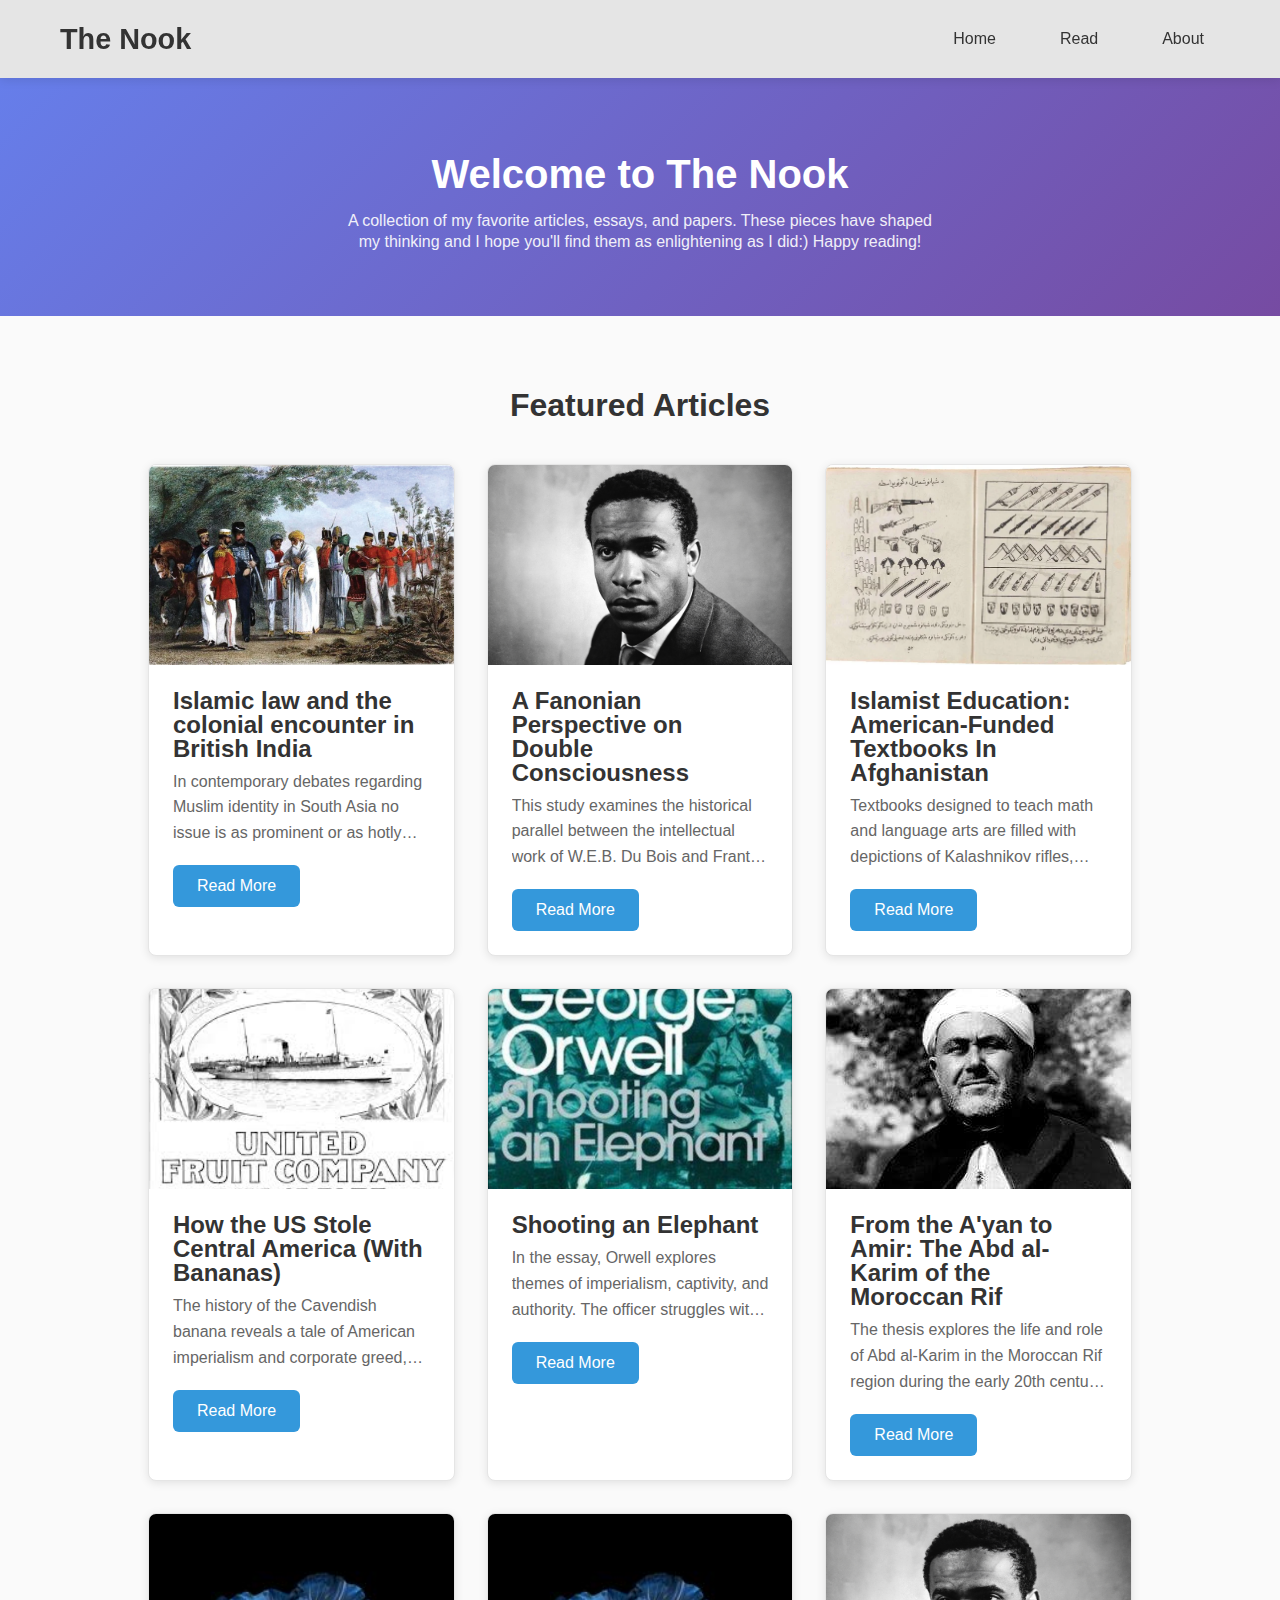
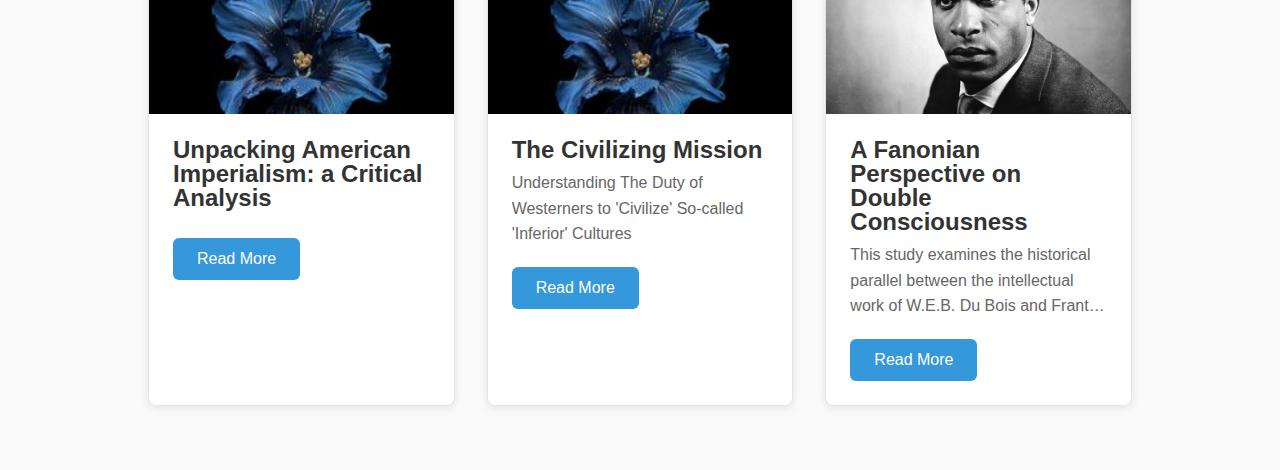
<file: index.html>
<!DOCTYPE html>
<html lang="en">
<head>
    <!-- Basic meta tags for character encoding and responsive design -->
    <meta charset="UTF-8">
    <meta name="viewport" content="width=device-width, initial-scale=1.0">
    <title>The Nook</title>
    <!-- Link to external CSS file -->
    <link rel="stylesheet" href="styles.css">
    <!-- Link to external JavaScript file -->
    <script src="script.js" defer></script>
</head>
<body>

    <!-- ========================================
         HEADER & NAVIGATION SECTION
         ======================================== -->
    <header>
        <nav>
            <!-- Site logo/title -->
            <h1>The Nook</h1>
            <!-- Navigation menu -->
            <ul>
                <li><a href="#Home">Home</a></li>
                <li><a href="#Read">Read</a></li>
                <li><a href="#About">About</a></li>
            </ul>
        </nav>
    </header>
    <!-- ========================================
         MAIN CONTENT AREA
         ======================================== -->
    <main class="main">

        <!-- ========================================
             HERO/WELCOME SECTION
             ======================================== -->
        <section class="hero" id="Home">
            <div class="container">
                <h2 class="hero-title">Welcome to The Nook</h2>
                <p class="hero-description">A collection of my favorite articles, essays, and papers. 
                These pieces have shaped my thinking and I hope you'll find them as 
                enlightening as I did:) Happy reading!</p>
            </div>
        </section>
        
        <!-- ========================================
             ARTICLES SECTION
             ======================================== -->
        <section class="articles" id="Read">
        

            <div class="container">
                <!-- Section title -->
                <h2 class="section-title">Featured Articles</h2>
                
                <!-- Grid container for article cards -->
                <div class="articles-grid">
                    
                    <!-- ========================================
                         ARTICLE CARD 1
                         ======================================== -->
                    <article class="article-card">
                        <!-- Article image -->
                        <div class="article-image">
                            <img src="images/cover.jpg" alt="Islamic law and the colonial encounter in British India">
                        </div>
                        <!-- Article content -->
                        <div class="article-content">
                            <h3 class="article-title">Islamic law and the colonial encounter in British India</h3>
                            <p class="article-description">In contemporary debates regarding Muslim identity in South Asia no issue is as prominent or as hotly contested as the character and social role of Islamic law. Though the controversies are directly relevant to present day concerns the questions themselves are neither new nor innocent of colonial influence. The existing corpus of Islamic law in the subcontinent owes a great deal to the legacy of colonial jurists who systematised and gave shape to Anglo-Muhammadan law over many decades. In this essay the history of Anglo-Muhammadan scholarship is considered in light of the colonial need for precise and reliable information about indigenous laws. In their preference for textual sources the courts were inclined to endorse highly orthodox forms of Islamic law which were applied more widely and rigorously than in the pre-colonial period ultimately contributing to a new politics of Muslim identity in the twentieth century.</p>
                            <!-- Button triggers modal popup -->
                            <button class="article-link" onclick="openModal('article1')">Read More</button>
                        </div>
                    </article>

                    <!-- ========================================
                         ARTICLE CARD 2
                         ======================================== -->
                    <article class="article-card">
                        <!-- Article image -->
                        <div class="article-image">
                            <img src="images/cover1.jpg" alt="A Fanonian Perspective on Double Consciousness">
                        </div>
                        <!-- Article content -->
                        <div class="article-content">
                            <h3 class="article-title">A Fanonian Perspective on Double Consciousness</h3>
                            <p class="article-description">This study examines the historical parallel between the intellectual work of W.E.B. Du Bois and Frantz Fanon. In 1903, Du Bois coined a term called "double consciousness" to explain the thought process of being both a Negro (i.e., Black) and an American (i.e., non-Black) in the United States. Fifty years later, Fanon wrote a detailed analysis of a similar theme in a book called "Black Skin, White Masks". From two different eras, these two scholars/activists provided valuable information on the mental conflict associated with having a dual identity. To provide the basis for finding solutions to the many social crises experienced within the Black community, a Fanonian perspective on double consciousness will be discussed. In conclusion, a recommendation will be put forth to focus on a single-minded consciousness to rescue, to reconstruct, and to revitalize the minds of those who have been miseducated.</p>
                            <!-- Button triggers modal popup -->
                            <button class="article-link" onclick="openModal('article2')">Read More</button>
                        </div>
                    </article>

                    <!-- ========================================
                         ARTICLE CARD 3
                         ======================================== -->
                    <article class="article-card">
                        <!-- Article image -->
                        <div class="article-image">
                            <img src="images/cover2.webp" alt="Islamist Education: American-Funded Textbooks In Afghanistan">
                        </div>
                        <!-- Article content -->
                        <div class="article-content">
                            <h3 class="article-title">Islamist Education: American-Funded Textbooks In Afghanistan</h3>
                            <p class="article-description">Textbooks designed to teach math and language arts are filled with depictions of Kalashnikov rifles, grenades, and military ammunition.2 However, the great irony is that these textbooks were produced, funded, and distributed by the US government using taxpayer dollars. The Taliban regime which President Bush deplored as an enemy which “aids terrorists” and “barbaric criminals who profane a great religion by commiting murder in its name” is using and reprinting American-funded materials to propagate its radical ideology among the Afghan youth.3 Why would the United States fund textbooks that promote a dangerous message antithetical to American values?</p>
                            <!-- Button triggers modal popup -->
                            <button class="article-link" onclick="openModal('article3')">Read More</button>
                        </div>
                    </article>

                     <!-- ========================================
                         ARTICLE CARD 4
                         ======================================== -->
                    <article class="article-card">
                        <!-- Article image -->
                        <div class="article-image">
                            <img src="images/cover3.jpg" alt="How the US Stole Central America (With Bananas)">
                        </div>
                        <!-- Article content -->
                        <div class="article-content">
                            <h3 class="article-title">How the US Stole Central America (With Bananas)</h3>
                            <p class="article-description">The history of the Cavendish banana reveals a tale of American imperialism and corporate greed, where companies like United Fruit exploited Central America for profit. Their control over supply chains led to political upheaval and human rights abuses, culminating in the current threat of extinction due to disease, mirroring past exploitative practices.</p>
                            <!-- Button triggers modal popup -->
                            <button class="article-link" onclick="openModal('article4')">Read More</button>
                        </div>
                    </article>

                     <!-- ========================================
                         ARTICLE CARD 5
                         ======================================== -->
                    <article class="article-card">
                        <!-- Article image -->
                        <div class="article-image">
                            <img src="images/cover6.jpg" alt="Shooting an Elephant">
                        </div>
                        <!-- Article content -->
                        <div class="article-content">
                            <h3 class="article-title">Shooting an Elephant</h3>
                            <p class="article-description">In the essay, Orwell explores themes of imperialism, captivity, and authority. The officer struggles with the choice to kill the elephant. His moral compass tells him to observe and report, but he must maintain an atmosphere of authority, holding the rifle among the crowd of Burmese natives.</p>
                            <!-- Button triggers modal popup -->
                            <button class="article-link" onclick="openModal('article5')">Read More</button>
                        </div>
                    </article>

                     <!-- ========================================
                         ARTICLE CARD 6
                         ======================================== -->
                    <article class="article-card">
                        <!-- Article image -->
                        <div class="article-image">
                            <img src="images/cover4.jpg" alt="From the A'yan to Amir: The Abd al-Karim of the Moroccan Rif">
                        </div>
                        <!-- Article content -->
                        <div class="article-content">
                            <h3 class="article-title">From the A'yan to Amir: The Abd al-Karim of the Moroccan Rif</h3>
                            <p class="article-description">The thesis explores the life and role of Abd al-Karim in the Moroccan Rif region during the early 20th century. It likely examines the transition from the influence of local notables (the A'yan) to the leadership of Abd al-Karim (Amir), focusing on the period from 1900 to 1921.</p>
                            <!-- Button triggers modal popup -->
                            <button class="article-link" onclick="openModal('article6')">Read More</button>
                        </div>
                    </article>

                     <!-- ========================================
                         ARTICLE CARD 7
                         ======================================== -->
                    <article class="article-card">
                        <!-- Article image -->
                        <div class="article-image">
                            <img src="images/defaultcover.jpg" alt="Unpacking American Imperialism: a Critical Analysis">
                        </div>
                        <!-- Article content -->
                        <div class="article-content">
                            <h3 class="article-title">Unpacking American Imperialism: a Critical Analysis</h3>
                            <p class="article-description"></p>
                            <!-- Button triggers modal popup -->
                            <button class="article-link" onclick="openModal('article7')">Read More</button>
                        </div>
                    </article>

                     <!-- ========================================
                         ARTICLE CARD 8
                         ======================================== -->
                    <article class="article-card">
                        <!-- Article image -->
                        <div class="article-image">
                            <img src="images/defaultcover.jpg" alt="The Civilizing Mission">
                        </div>
                        <!-- Article content -->
                        <div class="article-content">
                            <h3 class="article-title">The Civilizing Mission</h3>
                            <p class="article-description">Understanding The Duty of Westerners to 'Civilize' So-called 'Inferior' Cultures</p>
                            <!-- Button triggers modal popup -->
                            <button class="article-link" onclick="openModal('article8')">Read More</button>
                        </div>
                    </article>

                     <!-- ========================================
                         ARTICLE CARD 9
                         ======================================== -->
                    <article class="article-card">
                        <!-- Article image -->
                        <div class="article-image">
                            <img src="images/cover1.jpg" alt="A Fanonian Perspective on Double Consciousness">
                        </div>
                        <!-- Article content -->
                        <div class="article-content">
                            <h3 class="article-title">A Fanonian Perspective on Double Consciousness</h3>
                            <p class="article-description">This study examines the historical parallel between the intellectual work of W.E.B. Du Bois and Frantz Fanon. In 1903, Du Bois coined a term called "double consciousness" to explain the thought process of being both a Negro (i.e., Black) and an American (i.e., non-Black) in the United States. Fifty years later, Fanon wrote a detailed analysis of a similar theme in a book called "Black Skin, White Masks". From two different eras, these two scholars/activists provided valuable information on the mental conflict associated with having a dual identity. To provide the basis for finding solutions to the many social crises experienced within the Black community, a Fanonian perspective on double consciousness will be discussed. In conclusion, a recommendation will be put forth to focus on a single-minded consciousness to rescue, to reconstruct, and to revitalize the minds of those who have been miseducated.</p>
                            <!-- Button triggers modal popup -->
                            <button class="article-link" onclick="openModal('article9')">Read More</button>
                        </div>
                    </article>
                </div> <!-- End articles-grid -->
            </div> <!-- End container -->
        </section> <!-- End articles section -->

    </main> <!-- End main content -->
    
    <!-- ========================================
         MODAL POPUP FOR ARTICLE DETAILS
         ======================================== -->
     <div id="articleModal" class="modal">
        <div class="modal-content">
            <!-- Modal header with title and close button -->
            <div class="modal-header">
                <h2 id="modalTitle">Article Title</h2>
                <span class="close" onclick="closeModal()">&times;</span>
            </div>
            <!-- Modal body with article details -->
            <div class="modal-body">
                <!-- Article type badge -->
                <div class="modal-type">
                    <span id="modalType" class="type-badge">Essay</span>
                </div>
                <!-- Article description -->
                <p id="modalDescription">This is a brief description of the article. It provides an overview of the content and its significance.</p>
                <!-- Footer with source link -->
                <div class="modal-footer">
                    <a id="modalSourceLink" href="#" target="_blank" class="source-button">Read Full Article</a>
                </div>
            </div> <!-- End modal-body -->
        </div> <!-- End modal-content -->
    </div> <!-- End modal -->
</body>
</html>
</file>
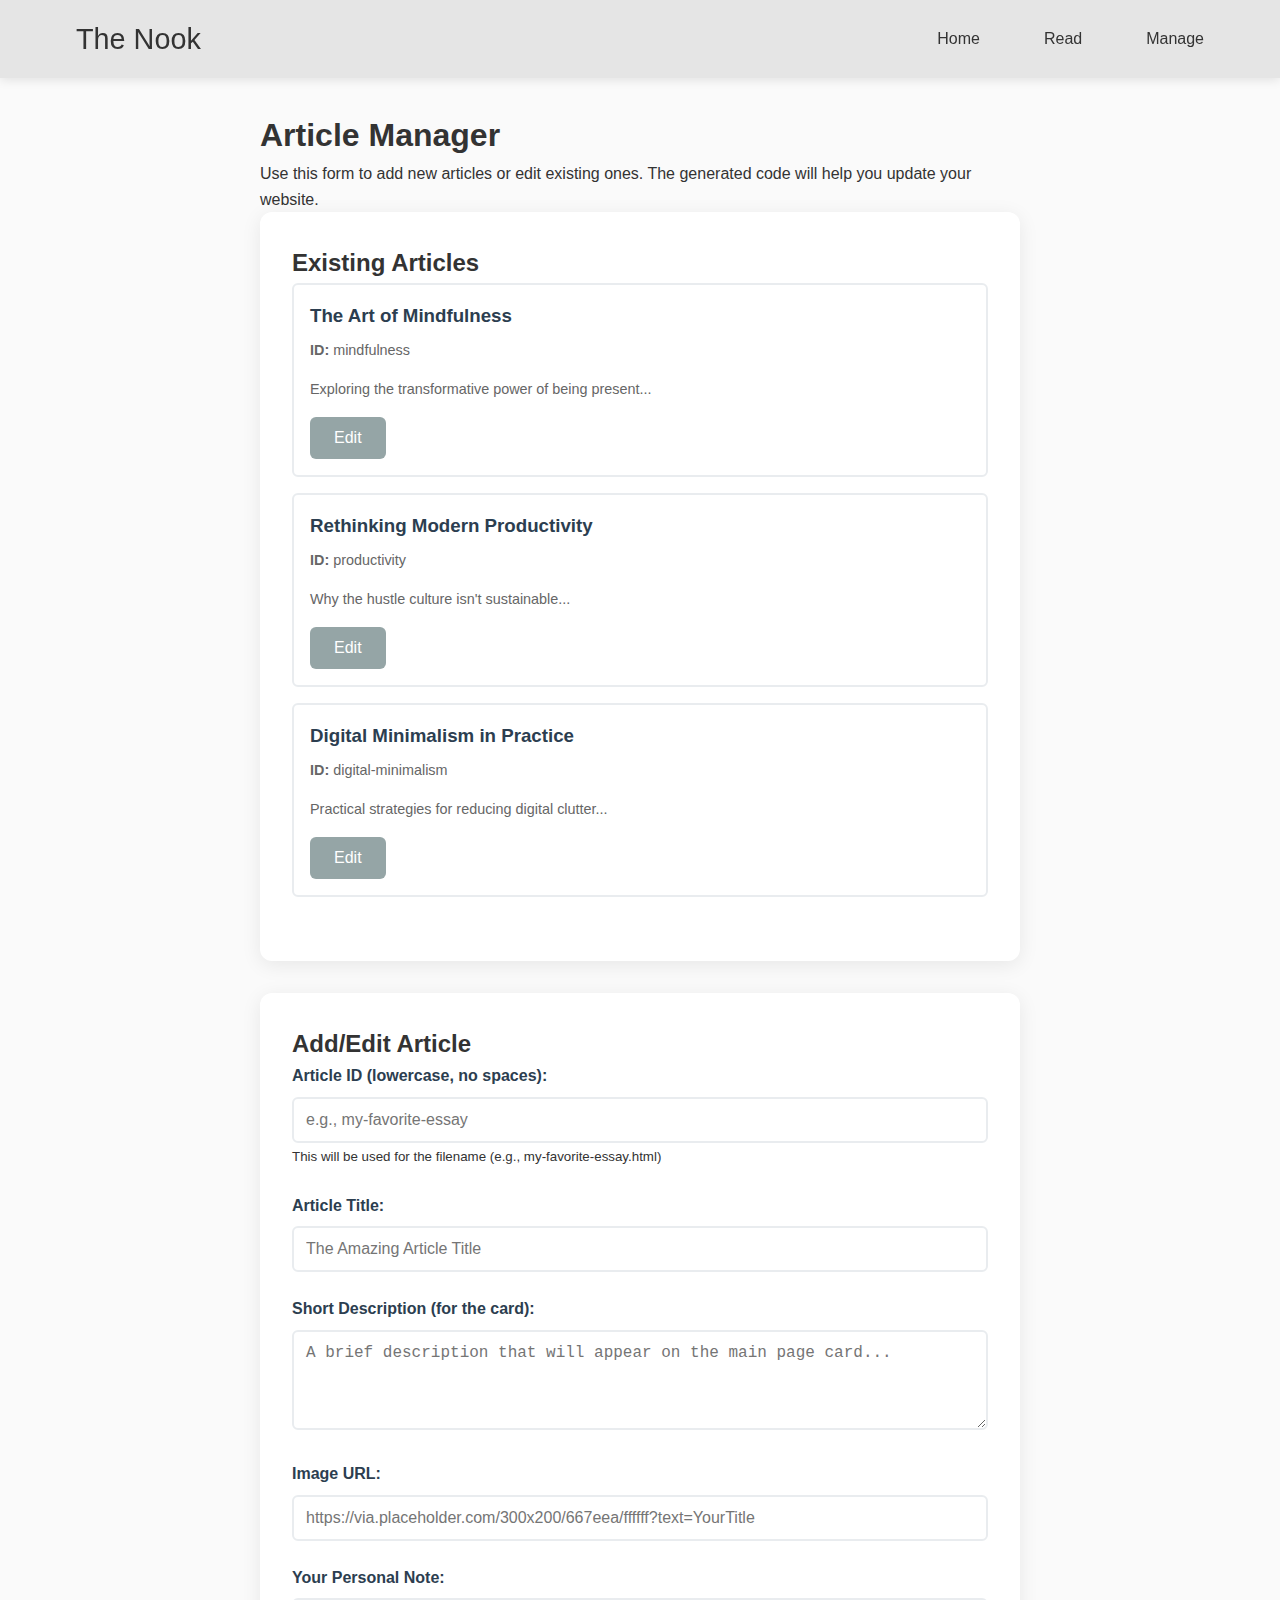
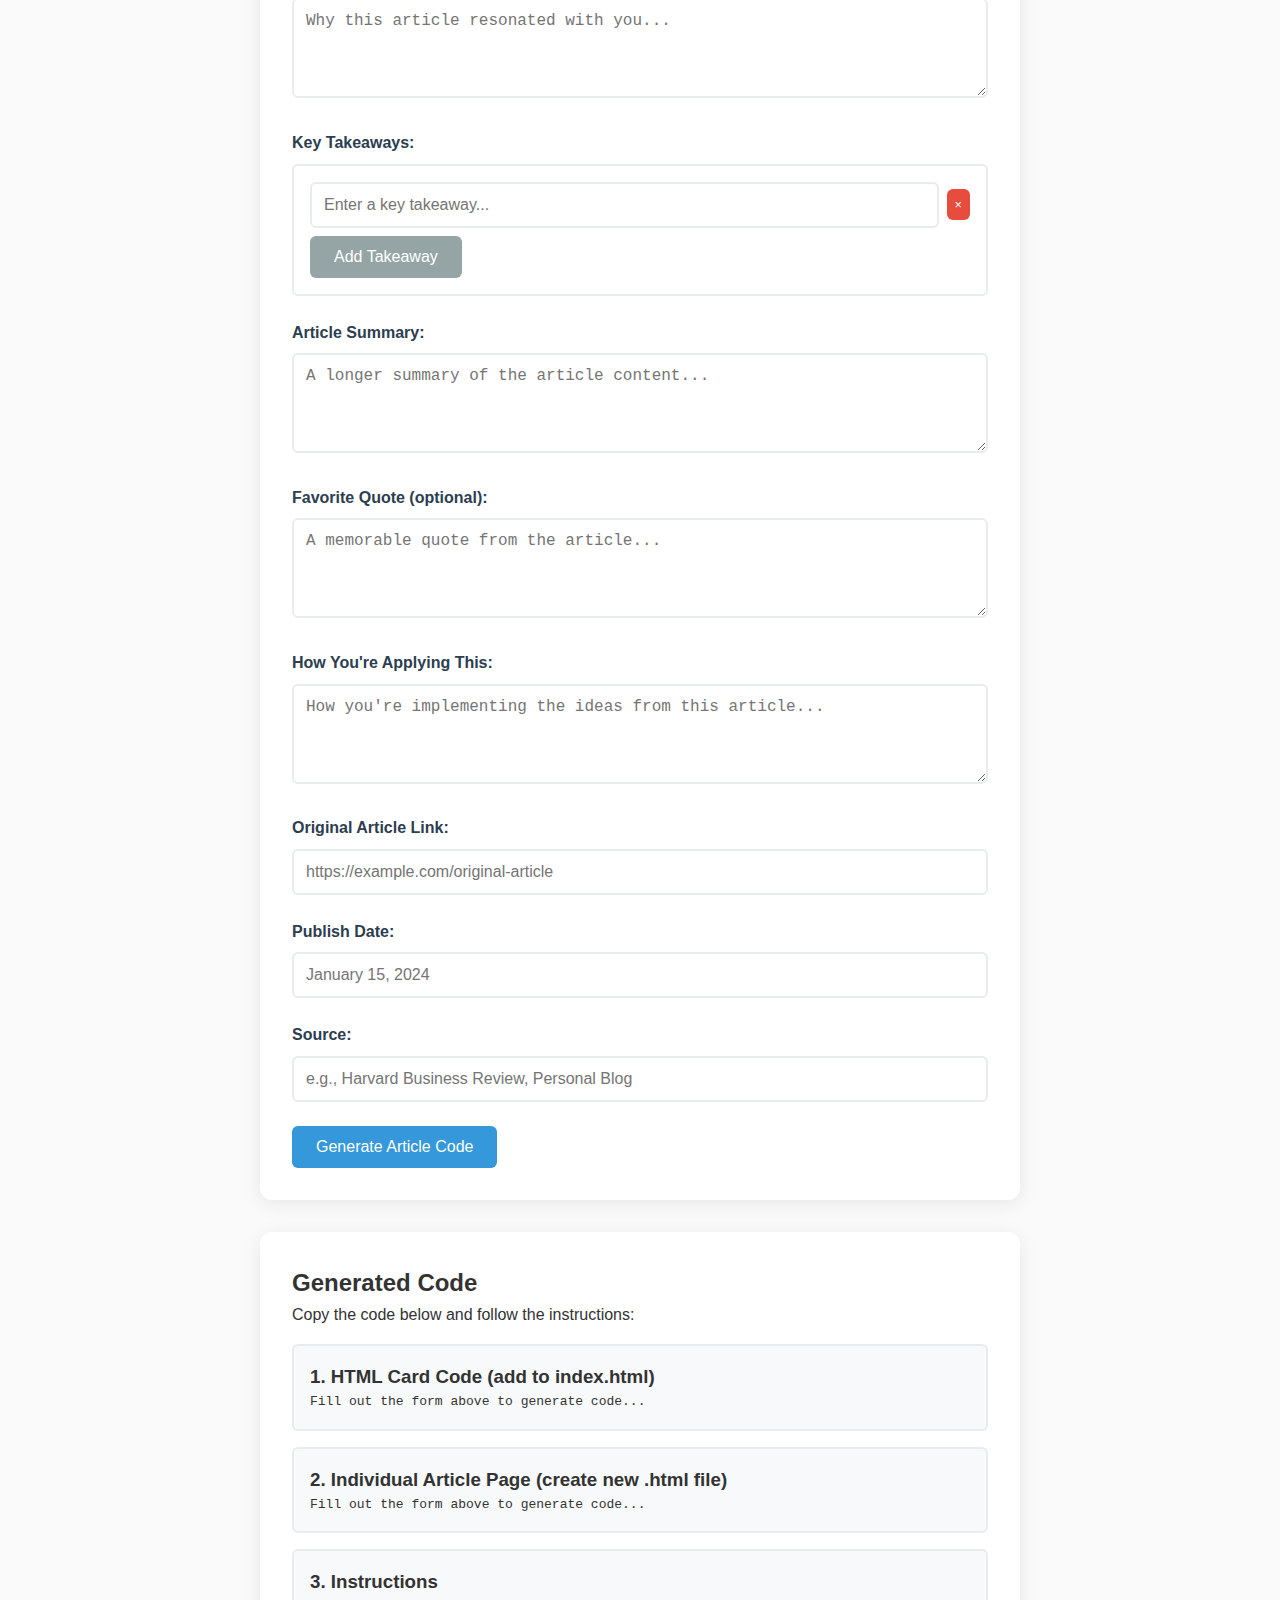
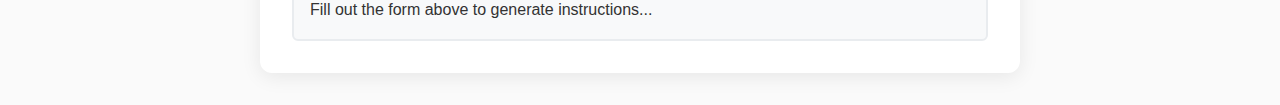
<file: manage-articles.html>
<!DOCTYPE html>
<html lang="en">
<head>
    <meta charset="UTF-8">
    <meta name="viewport" content="width=device-width, initial-scale=1.0">
    <title>Article Manager - The Nook</title>
    <link rel="stylesheet" href="styles.css">
    <style>
        .manager-container {
            max-width: 800px;
            margin: 2rem auto;
            padding: 0 20px;
        }
        
        .form-section {
            background: white;
            padding: 2rem;
            border-radius: 12px;
            box-shadow: 0 4px 20px rgba(0, 0, 0, 0.08);
            margin-bottom: 2rem;
        }
        
        .form-group {
            margin-bottom: 1.5rem;
        }
        
        .form-group label {
            display: block;
            margin-bottom: 0.5rem;
            font-weight: 600;
            color: #2c3e50;
        }
        
        .form-group input, .form-group textarea {
            width: 100%;
            padding: 0.75rem;
            border: 2px solid #e9ecef;
            border-radius: 6px;
            font-size: 1rem;
            transition: border-color 0.3s ease;
        }
        
        .form-group input:focus, .form-group textarea:focus {
            outline: none;
            border-color: #3498db;
        }
        
        .form-group textarea {
            min-height: 100px;
            resize: vertical;
        }
        
        .takeaways-container {
            border: 2px solid #e9ecef;
            border-radius: 6px;
            padding: 1rem;
        }
        
        .takeaway-item {
            display: flex;
            gap: 0.5rem;
            margin-bottom: 0.5rem;
            align-items: center;
        }
        
        .takeaway-item input {
            flex: 1;
            margin-bottom: 0;
        }
        
        .btn {
            background: #3498db;
            color: white;
            border: none;
            padding: 0.75rem 1.5rem;
            border-radius: 6px;
            cursor: pointer;
            font-size: 1rem;
            transition: background-color 0.3s ease;
        }
        
        .btn:hover {
            background: #2980b9;
        }
        
        .btn-secondary {
            background: #95a5a6;
        }
        
        .btn-secondary:hover {
            background: #7f8c8d;
        }
        
        .btn-danger {
            background: #e74c3c;
            padding: 0.5rem;
            font-size: 0.8rem;
        }
        
        .btn-danger:hover {
            background: #c0392b;
        }
        
        .output-section {
            background: #f8f9fa;
            border: 2px solid #e9ecef;
            border-radius: 6px;
            padding: 1rem;
            margin-top: 1rem;
        }
        
        .output-section pre {
            white-space: pre-wrap;
            word-wrap: break-word;
            max-height: 300px;
            overflow-y: auto;
        }
        
        .existing-articles {
            display: grid;
            gap: 1rem;
            margin-bottom: 2rem;
        }
        
        .article-preview {
            border: 2px solid #e9ecef;
            border-radius: 6px;
            padding: 1rem;
            background: white;
        }
        
        .article-preview h3 {
            margin: 0 0 0.5rem 0;
            color: #2c3e50;
        }
        
        .article-preview p {
            margin: 0 0 1rem 0;
            color: #666;
            font-size: 0.9rem;
        }
    </style>
</head>
<body>
    <header>
        <nav>
            <h1><a href="index.html" style="text-decoration: none; color: inherit;">The Nook</a></h1>
            <ul>
                <li><a href="index.html#Home">Home</a></li>
                <li><a href="index.html#Read">Read</a></li>
                <li><a href="#manage">Manage</a></li>
            </ul>
        </nav>
    </header>

    <div class="manager-container">
        <h1>Article Manager</h1>
        <p>Use this form to add new articles or edit existing ones. The generated code will help you update your website.</p>
        
        <!-- Existing Articles Display -->
        <div class="form-section">
            <h2>Existing Articles</h2>
            <div class="existing-articles" id="existingArticles">
                <!-- Articles will be loaded here -->
            </div>
        </div>

        <!-- Article Form -->
        <div class="form-section">
            <h2>Add/Edit Article</h2>
            <form id="articleForm">
                <div class="form-group">
                    <label for="articleId">Article ID (lowercase, no spaces):</label>
                    <input type="text" id="articleId" placeholder="e.g., my-favorite-essay" required>
                    <small>This will be used for the filename (e.g., my-favorite-essay.html)</small>
                </div>

                <div class="form-group">
                    <label for="title">Article Title:</label>
                    <input type="text" id="title" placeholder="The Amazing Article Title" required>
                </div>

                <div class="form-group">
                    <label for="description">Short Description (for the card):</label>
                    <textarea id="description" placeholder="A brief description that will appear on the main page card..."></textarea>
                </div>

                <div class="form-group">
                    <label for="imageUrl">Image URL:</label>
                    <input type="url" id="imageUrl" placeholder="https://via.placeholder.com/300x200/667eea/ffffff?text=YourTitle">
                </div>

                <div class="form-group">
                    <label for="personalNote">Your Personal Note:</label>
                    <textarea id="personalNote" placeholder="Why this article resonated with you..."></textarea>
                </div>

                <div class="form-group">
                    <label>Key Takeaways:</label>
                    <div class="takeaways-container">
                        <div id="takeawaysList">
                            <div class="takeaway-item">
                                <input type="text" placeholder="Enter a key takeaway...">
                                <button type="button" class="btn btn-danger" onclick="removeTakeaway(this)">×</button>
                            </div>
                        </div>
                        <button type="button" class="btn btn-secondary" onclick="addTakeaway()">Add Takeaway</button>
                    </div>
                </div>

                <div class="form-group">
                    <label for="summary">Article Summary:</label>
                    <textarea id="summary" placeholder="A longer summary of the article content..."></textarea>
                </div>

                <div class="form-group">
                    <label for="favoriteQuote">Favorite Quote (optional):</label>
                    <textarea id="favoriteQuote" placeholder="A memorable quote from the article..."></textarea>
                </div>

                <div class="form-group">
                    <label for="application">How You're Applying This:</label>
                    <textarea id="application" placeholder="How you're implementing the ideas from this article..."></textarea>
                </div>

                <div class="form-group">
                    <label for="originalLink">Original Article Link:</label>
                    <input type="url" id="originalLink" placeholder="https://example.com/original-article">
                </div>

                <div class="form-group">
                    <label for="publishDate">Publish Date:</label>
                    <input type="text" id="publishDate" placeholder="January 15, 2024">
                </div>

                <div class="form-group">
                    <label for="source">Source:</label>
                    <input type="text" id="source" placeholder="e.g., Harvard Business Review, Personal Blog">
                </div>

                <button type="submit" class="btn">Generate Article Code</button>
            </form>
        </div>

        <!-- Output Section -->
        <div class="form-section">
            <h2>Generated Code</h2>
            <p>Copy the code below and follow the instructions:</p>
            
            <div class="output-section">
                <h3>1. HTML Card Code (add to index.html)</h3>
                <pre id="cardOutput">Fill out the form above to generate code...</pre>
            </div>

            <div class="output-section">
                <h3>2. Individual Article Page (create new .html file)</h3>
                <pre id="pageOutput">Fill out the form above to generate code...</pre>
            </div>

            <div class="output-section">
                <h3>3. Instructions</h3>
                <div id="instructions">Fill out the form above to generate instructions...</div>
            </div>
        </div>
    </div>

    <script>
        // Sample data for existing articles (you can update this)
        const existingArticles = [
            {
                id: "mindfulness",
                title: "The Art of Mindfulness",
                description: "Exploring the transformative power of being present..."
            },
            {
                id: "productivity",
                title: "Rethinking Modern Productivity", 
                description: "Why the hustle culture isn't sustainable..."
            },
            {
                id: "digital-minimalism",
                title: "Digital Minimalism in Practice",
                description: "Practical strategies for reducing digital clutter..."
            }
        ];

        // Display existing articles
        function displayExistingArticles() {
            const container = document.getElementById('existingArticles');
            container.innerHTML = existingArticles.map(article => `
                <div class="article-preview">
                    <h3>${article.title}</h3>
                    <p><strong>ID:</strong> ${article.id}</p>
                    <p>${article.description}</p>
                    <button class="btn btn-secondary" onclick="editArticle('${article.id}')">Edit</button>
                </div>
            `).join('');
        }

        // Add takeaway function
        function addTakeaway() {
            const container = document.getElementById('takeawaysList');
            const newTakeaway = document.createElement('div');
            newTakeaway.className = 'takeaway-item';
            newTakeaway.innerHTML = `
                <input type="text" placeholder="Enter a key takeaway...">
                <button type="button" class="btn btn-danger" onclick="removeTakeaway(this)">×</button>
            `;
            container.appendChild(newTakeaway);
        }

        // Remove takeaway function
        function removeTakeaway(button) {
            button.parentElement.remove();
        }

        // Form submission
        document.getElementById('articleForm').addEventListener('submit', function(e) {
            e.preventDefault();
            generateCode();
        });

        function generateCode() {
            const formData = {
                id: document.getElementById('articleId').value,
                title: document.getElementById('title').value,
                description: document.getElementById('description').value,
                imageUrl: document.getElementById('imageUrl').value,
                personalNote: document.getElementById('personalNote').value,
                summary: document.getElementById('summary').value,
                favoriteQuote: document.getElementById('favoriteQuote').value,
                application: document.getElementById('application').value,
                originalLink: document.getElementById('originalLink').value,
                publishDate: document.getElementById('publishDate').value,
                source: document.getElementById('source').value
            };

            // Get takeaways
            const takeawayInputs = document.querySelectorAll('#takeawaysList input');
            const takeaways = Array.from(takeawayInputs)
                .map(input => input.value.trim())
                .filter(value => value !== '');

            generateCardCode(formData);
            generatePageCode(formData, takeaways);
            generateInstructions(formData);
        }

        function generateCardCode(data) {
            const cardCode = `                    <article class="article-card">
                        <div class="article-image">
                            <img src="${data.imageUrl}" alt="${data.title}">
                        </div>
                        <div class="article-content">
                            <h3 class="article-title">${data.title}</h3>
                            <p class="article-description">${data.description}</p>
                            <a href="${data.id}.html" class="article-link">Read More</a>
                        </div>
                    </article>`;

            document.getElementById('cardOutput').textContent = cardCode;
        }

        function generatePageCode(data, takeaways) {
            const takeawaysList = takeaways.map(t => `                        <li>${t}</li>`).join('\n');
            const quoteSection = data.favoriteQuote ? `
                    <h2>Quotes That Stuck With Me</h2>
                    <blockquote>
                        "${data.favoriteQuote}"
                    </blockquote>` : '';

            const pageCode = `<!DOCTYPE html>
<html lang="en">
<head>
    <meta charset="UTF-8">
    <meta name="viewport" content="width=device-width, initial-scale=1.0">
    <title>${data.title} - The Nook</title>
    <link rel="stylesheet" href="styles.css">
</head>
<body>
    <header>
        <nav>
            <h1><a href="index.html" style="text-decoration: none; color: inherit;">The Nook</a></h1>
            <ul>
                <li><a href="index.html#Home">Home</a></li>
                <li><a href="index.html#Read">Read</a></li>
                <li><a href="index.html#About">About</a></li>
            </ul>
        </nav>
    </header>

    <main class="article-page">
        <div class="container">
            <article class="full-article">
                <header class="article-header">
                    <h1>${data.title}</h1>
                    <div class="article-meta">
                        <span class="article-date">Published: ${data.publishDate}</span>
                        <span class="article-source">Source: <a href="${data.originalLink}" target="_blank">${data.source}</a></span>
                    </div>
                </header>

                <div class="article-image-full">
                    <img src="${data.imageUrl}" alt="${data.title}">
                </div>

                <div class="article-body">
                    <h2>Why This Article Resonates</h2>
                    <div class="personal-note">
                        <p><strong>My Personal Take:</strong> ${data.personalNote}</p>
                    </div>

                    <h2>Key Takeaways</h2>
                    <ul>
${takeawaysList}
                    </ul>

                    <h2>Article Summary</h2>
                    <p>${data.summary}</p>${quoteSection}

                    <h2>How I'm Applying This</h2>
                    <div class="personal-note">
                        <p>${data.application}</p>
                    </div>
                </div>

                <div class="article-footer">
                    <a href="index.html#Read" class="back-link">← Back to Library</a>
                    <a href="${data.originalLink}" class="external-link" target="_blank">Read Original Article →</a>
                </div>
            </article>
        </div>
    </main>
</body>
</html>`;

            document.getElementById('pageOutput').textContent = pageCode;
        }

        function generateInstructions(data) {
            const instructions = `
<h3>How to add this article to your website:</h3>
<ol>
    <li><strong>Add the card to index.html:</strong> Copy the "HTML Card Code" above and paste it inside the &lt;div class="read-grid"&gt; section in your index.html file, after the existing articles.</li>
    <li><strong>Create the article page:</strong> Create a new file called "${data.id}.html" in the same folder as your index.html and paste the "Individual Article Page" code into it.</li>
    <li><strong>Save both files</strong> and refresh your website to see the new article!</li>
</ol>

<h3>Tips:</h3>
<ul>
    <li>Make sure the article ID is unique and doesn't contain spaces or special characters</li>
    <li>Use descriptive image URLs or upload images to an "images" folder</li>
    <li>Keep descriptions concise for the main page cards</li>
    <li>You can always come back and edit articles by creating new versions</li>
</ul>`;

            document.getElementById('instructions').innerHTML = instructions;
        }

        // Edit existing article (placeholder)
        function editArticle(id) {
            alert(`Editing ${id} - You would implement loading the article data into the form here`);
        }

        // Initialize
        displayExistingArticles();
    </script>
</body>
</html>
</file>
<file: styles.css>
/* ========================================
   RESET & BASE STYLES
   ======================================== */

* {
    margin: 0;
    padding: 0;
    box-sizing: border-box;
}

body {
    font-family: Arial, sans-serif;
    line-height: 1.6;
    background-color: #fafafa;
    color: #333;
}

/* ========================================
   CONTAINER & LAYOUT
   ======================================== */

.container {
    width: 80%;
    margin: 0 auto;
    padding: 0 20px;
}

/* ========================================
   HEADER & NAVIGATION
   ======================================== */

header {
    background: #e5e5e5;
    box-shadow: 0 2px 10px rgba(0, 0, 0, 0.1);
    position: sticky;
    top: 0;
    z-index: 100;
    padding: 1rem 0;
}

header h1{
    color: #333;
    font-size: 1.8rem;
    font-weight: 700;
}

/* Navigation flex layout */
nav {
    display: flex;
    justify-content: space-between;
    align-items: center;
    max-width: 1200px;
    margin: 0 auto;
    padding: 0 20px;
}

/* Navigation menu styling */
nav ul {
    display: flex;
    list-style: none;
    gap: 2rem;
}

/* Navigation links */
nav a {
    text-decoration: none;
    color: #333;
    font-weight: 500;
    transition: color 0.4 ease;
    padding: 0.5rem 1rem;
    border-radius: 6px;
}

/* Navigation hover effects */
nav a:hover {
    color: aqua;
    background-color: #e5e5e5;
}

/* ========================================
   HERO SECTION
   ======================================== */

.hero {
    background: linear-gradient(135deg, #667eea 0%, #764ba2 100%);
    color: white;
    padding: 4rem 0;
    text-align: center;
}

.hero-title {
    font-size: 2.5rem;
    margin-bottom: 0.3rem;
    font-weight: 700;
}

.hero-description {
    font-size: 1.0rem;
    max-width: 600px;
    margin: 0 auto;
    opacity: 0.9;
    line-height: 1.3;
}

/* ========================================
   ARTICLES SECTION
   ======================================== */

.articles {
    padding: 4rem 0;
}

.section-title {
    text-align: center;
    font-size: 2.0rem;
    margin-bottom: 2rem;
    color: #333;
    font-weight: 600;
}

/* Grid layout for article cards */
.articles-grid {
    display: grid;
    grid-template-columns: repeat(auto-fill, minmax(300px, 1fr));
    gap: 2rem;
}

/* ========================================
   ARTICLE CARDS
   ======================================== */

/* Main article card container */
.article-card {
    background: white;
    border-radius: 8px;
    border: 1px solid #e5e5e5;
    overflow: hidden;
    box-shadow: 0 2px 10px rgba(0, 0, 0, 0.1);
    transition: transform 0.3s ease;
}

/* Card hover effect */
.article-card:hover {
    transform: translateY(-5px);
    box-shadow: 0 8px 30px rgba(0, 0, 0, 0.12);
}

/* Article image container */
.article-image {
    width: 100%;
    height: 200px;
    overflow: hidden;
}

/* Article images */
.article-image img {
    width: 100%;
    height: 100%;
    object-fit: cover;
    transition: 0.3s ease;
}

/* Image zoom effect on card hover */
.article-card:hover .article-image img{
    scale: 1.05;
}

/* Article content area */
.article-content {
    padding: 1.5rem;
}

/* Article titles */
.article-title {
    font-size: 1.5rem;
    margin-bottom: 0.5rem;
    color: #333;
    font-weight: 600;
    line-height: 1.0;
}

/* Article descriptions with text truncation */
.article-description {
    color: #666;
    margin-bottom: 1.25rem;
    line-height: 1.6;
    display: -webkit-box;
    -webkit-line-clamp: 3; /* Limits text to 3 lines */
    -webkit-box-orient: vertical;
    overflow: hidden;
}

/* Read More button styling */
.article-link {
    display: inline-block;
    background: #3498db;
    color: white;
    text-decoration: none;
    padding: 0.75rem 1.5rem;
    border-radius: 6px;
    font-weight: 500;
    transition: background-color 0.3s ease;
}

/* Button hover effect */
.article-link:hover {
    background: #2980b9;
}

/* ========================================
   RESPONSIVE DESIGN - TABLET & MOBILE
   ======================================== */

/* Tablet styles (768px and below) */
@media (max-width: 768px) {
    /* Stack navigation vertically on mobile */
    nav {
        flex-direction: column;
        gap: 1rem;
    }
    
    nav ul {
        gap: 1rem;
    }
    
    /* Adjust hero text size */
    .hero-title {
        font-size: 2rem;
    }
    
    .hero-description {
        font-size: 1rem;
    }
    
    /* Single column layout for articles */
    .articles-grid {
        grid-template-columns: 1fr;
        gap: 1.5rem;
    }
    
    /* Adjust container padding */
    .container {
        padding: 0 15px;
    }
}

/* Mobile styles (480px and below) */
@media (max-width: 480px) {
    /* Reduce hero section padding */
    .hero {
        padding: 2rem 0;
    }
    
    /* Further reduce hero title size */
    .hero-title {
        font-size: 1.75rem;
    }
    
    /* Reduce articles section padding */
    .articles {
        padding: 2rem 0;
    }
    
    /* Reduce article card padding */
    .article-content {
        padding: 1rem;
    }
    
    /* Stack navigation items vertically */
    nav ul {
        flex-direction: column;
        gap: 0.5rem;
    }
}

/* ========================================
   MODAL STYLES
   ======================================== */

/* Modal backdrop */
.modal {
    display: none; 
    position: fixed;
    z-index: 1000;
    left: 0;
    top: 0;
    width: 100%;
    height: 100%;
    backdrop-filter: blur(5px);
}

/* Modal content container */
.modal-content {
    background-color: white;
    margin: 10vh auto;
    padding: 0;
    width: 90%;
    max-width: 600px;
    border-radius: 12px;
    box-shadow: 0 20px 60px darkgray;
    animation: modalSlidIn 0.3s ease;
    overflow: hidden;
}

/* Modal slide-in animation */
@keyframes modalSlideIn {
    from {
        opacity: 0;
        transform: translateY(-50px);
    }
    to {
        opacity: 1;
        transform: translateY(0);
    }
}

/* Modal header with title and close button */
.modal-header {
    padding: 2rem 2rem 1rem;
    border-bottom: 1px solid #e9ecef;
    display: flex;
    justify-content: space-between;
    align-items: flex-start;
}

/* Modal title styling */
.modal-header h2 {
    margin: 0;
    color: #2c3e50;
    font-size: 1.5rem;
    line-height: 1.3;
    flex: 1;
    margin-right: 1rem;
}

/* Close button (X) */
.close {
    color: #95a5a6;
    font-size: 2rem;
    font-weight: bold;
    cursor: pointer;
    line-height: 1;
    padding: 0;
    background: none;
    border: none;
    transition: color 0.3s ease;
}

/* Close button hover effect */
.close:hover {
    color: #2c3e50;
}

/* Modal body content */
.modal-body {
    padding: 1rem 2rem 3rem;
}

/* Article type section */
.modal-type {
    margin-bottom: 1.5rem;
}

/* Type badges (Essay, Paper, Video, etc.) */
.type-badge {
    display: inline-block;
    background: #3498db;
    color: white;
    padding: 0.5rem 1rem;
    border-radius: 20px;
    font-size: 0.85rem;
    font-weight: 600;
    text-transform: uppercase;
    letter-spacing: 0.5px;
}

/* Different colors for different content types */
.type-badge.essay {
    background: #3498db; /* Blue for essays */
}

.type-badge.paper {
    background: #9b59b6; /* Purple for papers */
}

.type-badge.video {
    background: #e74c3c; /* Red for videos */
}

.type-badge.article {
    background: #27ae60; /* Green for articles */
}

/* Article description text with scroll capability */
#modalDescription {
    font-size: 1.1rem;
    line-height: 1.6;
    color: #333;
    margin-bottom: 2rem;
    max-height: 300px;
    overflow-y: auto; 
    padding-right: 10px;
    border-radius: 6px; 
}

/* Modal footer with source button */
.modal-footer {
    text-align: center;
}

/* Source button styling */
.source-button {
    display: inline-block;
    background: linear-gradient(135deg, #667eea 0%, #764ba2 100%);
    color: white;
    text-decoration: none;
    padding: 1rem 2rem;
    border-radius: 8px;
    font-weight: 600;
    transition: transform 0.3s ease, box-shadow 0.3s ease;
    font-size: 1rem;
}

/* Source button hover effect */
.source-button:hover {
    transform: translateY(-2px);
    box-shadow: 0 8px 25px rgba(0, 0, 0, 0.2);
}

/* ========================================
   BUTTON UPDATES FOR MODAL FUNCTIONALITY
   ======================================== */

/* Updated article link buttons to work as clickable buttons */
.article-link {
    display: inline-block;
    background: #3498db;
    color: white;
    text-decoration: none;
    padding: 0.75rem 1.5rem;
    border-radius: 6px;
    font-weight: 500;
    transition: background-color 0.3s ease;
    border: none; /* Remove default button border */
    cursor: pointer; /* Show pointer cursor */
    font-size: 1rem;
    font-family: inherit; /* Inherit font from parent */
}

.article-link:hover {
    background: #2980b9;
}

/* ========================================
   MODAL RESPONSIVE DESIGN
   ======================================== */

/* Mobile responsive modal styles */
@media (max-width: 768px) {
    /* Adjust modal size for tablets */
    .modal-content {
        width: 95%;
        margin: 5vh auto;
    }
    
    /* Reduce modal header padding */
    .modal-header {
        padding: 1.5rem 1.5rem 1rem;
    }
    
    /* Adjust modal title size */
    .modal-header h2 {
        font-size: 1.3rem;
    }
    
    /* Reduce modal body padding */
    .modal-body {
        padding: 1rem 1.5rem 2.5rem;
    }
    
    /* Adjust description text size and scroll area for mobile */
    #modalDescription {
        font-size: 1rem;
        max-height: 250px; /* Reduce max-height on mobile for better fit */
    }
    
    /* Adjust source button size for mobile */
      .source-button {
        padding: 0.875rem 1.5rem;
        font-size: 0.95rem;
    }
}
</file>
